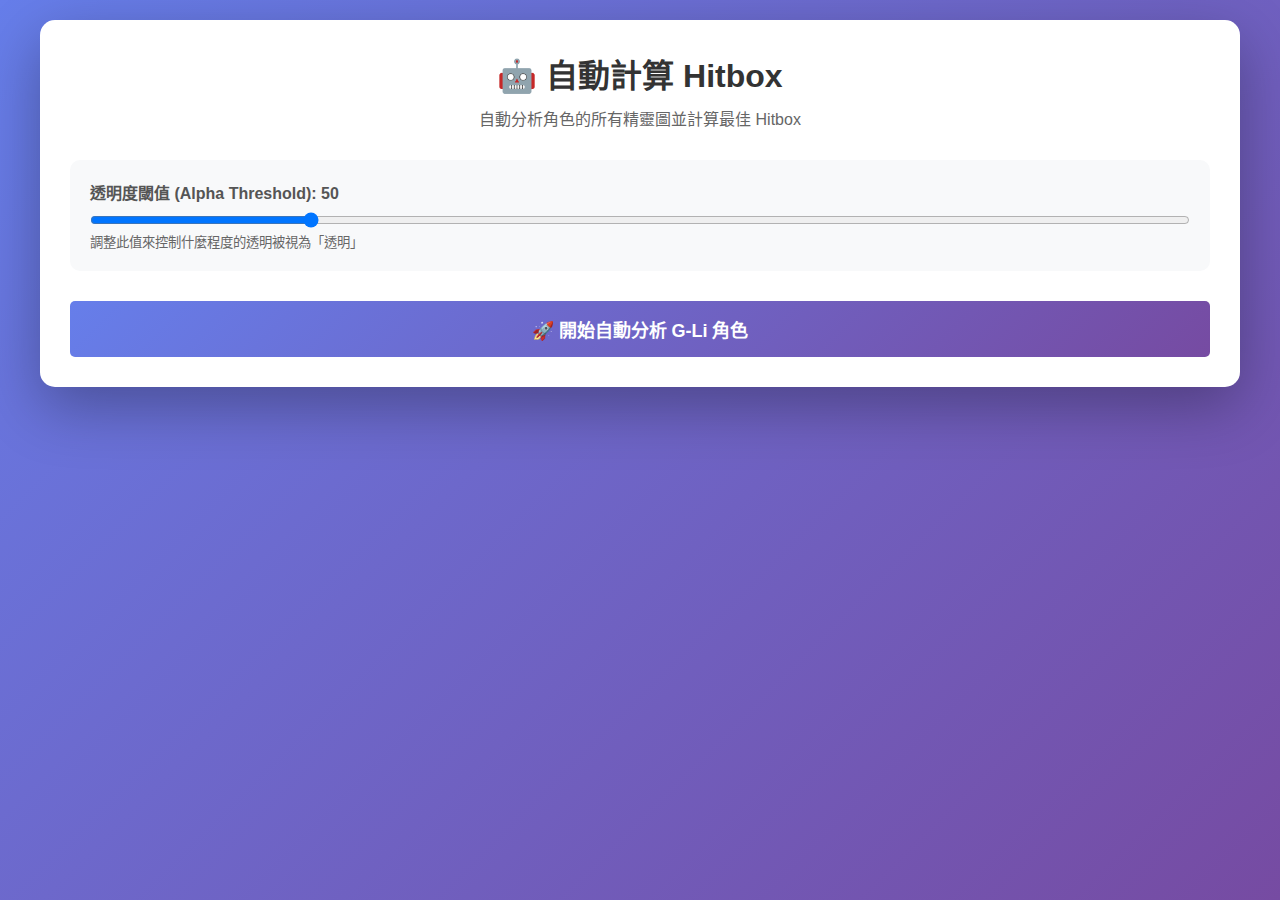
<file: auto-calculate-hitbox.html>
<!DOCTYPE html>
<html lang="zh-HK">
<head>
    <meta charset="UTF-8">
    <meta name="viewport" content="width=device-width, initial-scale=1.0">
    <title>自動計算 Hitbox</title>
    <style>
        * {
            margin: 0;
            padding: 0;
            box-sizing: border-box;
        }

        body {
            font-family: 'Segoe UI', Tahoma, Geneva, Verdana, sans-serif;
            background: linear-gradient(135deg, #667eea 0%, #764ba2 100%);
            min-height: 100vh;
            padding: 20px;
        }

        .container {
            max-width: 1200px;
            margin: 0 auto;
            background: white;
            border-radius: 15px;
            padding: 30px;
            box-shadow: 0 20px 60px rgba(0,0,0,0.3);
        }

        h1 {
            color: #333;
            margin-bottom: 10px;
            text-align: center;
        }

        .subtitle {
            text-align: center;
            color: #666;
            margin-bottom: 30px;
        }

        .control-group {
            background: #f8f9fa;
            padding: 20px;
            border-radius: 10px;
            margin-bottom: 20px;
        }

        label {
            display: block;
            margin-bottom: 8px;
            font-weight: 600;
            color: #555;
        }

        input[type="number"] {
            width: 100%;
            padding: 10px;
            border: 2px solid #ddd;
            border-radius: 5px;
            font-size: 14px;
        }

        button {
            background: linear-gradient(135deg, #667eea 0%, #764ba2 100%);
            color: white;
            border: none;
            padding: 15px 30px;
            border-radius: 5px;
            cursor: pointer;
            font-size: 18px;
            font-weight: 600;
            transition: transform 0.2s;
            width: 100%;
            margin-top: 10px;
        }

        button:hover {
            transform: translateY(-2px);
        }

        button:disabled {
            opacity: 0.6;
            cursor: not-allowed;
        }

        .results {
            background: #f8f9fa;
            padding: 20px;
            border-radius: 10px;
            margin-top: 20px;
        }

        .results h2 {
            color: #333;
            margin-bottom: 15px;
        }

        .code-output {
            background: #1e1e1e;
            color: #d4d4d4;
            padding: 20px;
            border-radius: 5px;
            font-family: 'Courier New', monospace;
            overflow-x: auto;
            white-space: pre;
            line-height: 1.6;
            margin-top: 10px;
        }

        .log {
            background: white;
            padding: 15px;
            border-radius: 5px;
            max-height: 300px;
            overflow-y: auto;
            margin-top: 10px;
            font-family: monospace;
            font-size: 13px;
            border: 1px solid #ddd;
        }

        .log-entry {
            padding: 5px 0;
            border-bottom: 1px solid #eee;
        }

        .log-entry:last-child {
            border-bottom: none;
        }

        .log-success {
            color: #28a745;
        }

        .log-error {
            color: #dc3545;
        }

        .log-info {
            color: #17a2b8;
        }

        .progress {
            margin-top: 10px;
        }

        .progress-bar {
            height: 30px;
            background: #e9ecef;
            border-radius: 5px;
            overflow: hidden;
            position: relative;
        }

        .progress-fill {
            height: 100%;
            background: linear-gradient(90deg, #667eea 0%, #764ba2 100%);
            transition: width 0.3s;
            display: flex;
            align-items: center;
            justify-content: center;
            color: white;
            font-weight: 600;
        }
    </style>
</head>
<body>
    <div class="container">
        <h1>🤖 自動計算 Hitbox</h1>
        <p class="subtitle">自動分析角色的所有精靈圖並計算最佳 Hitbox</p>

        <div class="control-group">
            <label for="alphaThreshold">透明度閾值 (Alpha Threshold): <span id="alphaValue">50</span></label>
            <input type="range" id="alphaThreshold" min="0" max="255" value="50" style="width: 100%;">
            <small style="color: #666;">調整此值來控制什麼程度的透明被視為「透明」</small>
        </div>

        <button id="analyzeBtn">🚀 開始自動分析 G-Li 角色</button>

        <div class="progress" id="progressContainer" style="display: none;">
            <div class="progress-bar">
                <div class="progress-fill" id="progressFill" style="width: 0%;">0%</div>
            </div>
        </div>

        <div class="results" id="resultsContainer" style="display: none;">
            <h2>📊 分析結果</h2>
            <div class="log" id="logContainer"></div>
            
            <h3 style="margin-top: 20px; margin-bottom: 10px;">📝 更新後的配置代碼</h3>
            <div class="code-output" id="codeOutput"></div>
            
            <button id="copyBtn" style="margin-top: 10px;">📋 複製配置代碼</button>
        </div>
    </div>

    <script type="module">
        import { HitboxDetector } from './js/utils/HitboxDetector.js';

        const alphaThreshold = document.getElementById('alphaThreshold');
        const alphaValue = document.getElementById('alphaValue');
        const analyzeBtn = document.getElementById('analyzeBtn');
        const progressContainer = document.getElementById('progressContainer');
        const progressFill = document.getElementById('progressFill');
        const resultsContainer = document.getElementById('resultsContainer');
        const logContainer = document.getElementById('logContainer');
        const codeOutput = document.getElementById('codeOutput');
        const copyBtn = document.getElementById('copyBtn');

        alphaThreshold.addEventListener('input', (e) => {
            alphaValue.textContent = e.target.value;
        });

        function addLog(message, type = 'info') {
            const entry = document.createElement('div');
            entry.className = `log-entry log-${type}`;
            entry.textContent = `[${new Date().toLocaleTimeString()}] ${message}`;
            logContainer.appendChild(entry);
            logContainer.scrollTop = logContainer.scrollHeight;
        }

        function updateProgress(current, total) {
            const percent = Math.round((current / total) * 100);
            progressFill.style.width = percent + '%';
            progressFill.textContent = percent + '%';
        }

        analyzeBtn.addEventListener('click', async () => {
            analyzeBtn.disabled = true;
            analyzeBtn.textContent = '⏳ 分析中...';
            progressContainer.style.display = 'block';
            resultsContainer.style.display = 'block';
            logContainer.innerHTML = '';

            try {
                const threshold = parseInt(alphaThreshold.value);
                
                // G-Li 角色配置
                const characterConfig = {
                    name: 'G-Li',
                    scale: 0.4,
                    sprites: {
                        idle: { imageSrc: './sprite/p1/idle.png', framesMax: 4 },
                        run: { imageSrc: './sprite/p1/run.png', framesMax: 4 },
                        jump: { imageSrc: './sprite/p1/jump.png', framesMax: 4 },
                        fall: { imageSrc: './sprite/p1/fall.png', framesMax: 4 },
                        attack1: { imageSrc: './sprite/p1/attack.png', framesMax: 4 },
                        takeHit: { imageSrc: './sprite/p1/takehit.png', framesMax: 4 },
                        death: { imageSrc: './sprite/p1/death.png', framesMax: 4 },
                        block: { imageSrc: './sprite/p1/defend.png', framesMax: 4 }
                    }
                };

                addLog('開始分析 G-Li 角色...', 'info');
                
                const sprites = Object.keys(characterConfig.sprites);
                const results = {};
                
                for (let i = 0; i < sprites.length; i++) {
                    const spriteName = sprites[i];
                    const spriteConfig = characterConfig.sprites[spriteName];
                    
                    addLog(`正在分析 ${spriteName} (${spriteConfig.framesMax} 幀)...`, 'info');
                    updateProgress(i, sprites.length);
                    
                    try {
                        const hitbox = await HitboxDetector.detectFromUrl(
                            spriteConfig.imageSrc, 
                            spriteConfig.framesMax, 
                            threshold
                        );
                        
                        // 應用縮放
                        const scaled = {
                            offset: {
                                x: Math.round(hitbox.offset.x * characterConfig.scale),
                                y: Math.round(hitbox.offset.y * characterConfig.scale)
                            },
                            width: Math.round(hitbox.width * characterConfig.scale),
                            height: Math.round(hitbox.height * characterConfig.scale),
                            original: hitbox
                        };
                        
                        results[spriteName] = scaled;
                        addLog(`✓ ${spriteName}: offset(${scaled.offset.x}, ${scaled.offset.y}), size(${scaled.width}x${scaled.height})`, 'success');
                    } catch (error) {
                        addLog(`✗ ${spriteName} 分析失敗: ${error.message}`, 'error');
                        results[spriteName] = null;
                    }
                }
                
                updateProgress(sprites.length, sprites.length);
                
                // 計算平均 hitbox（用於基本動作）
                const validResults = [results.idle, results.run].filter(r => r !== null);
                let avgHitbox = null;
                
                if (validResults.length > 0) {
                    avgHitbox = {
                        offset: { x: 0, y: 0 },
                        width: 0,
                        height: 0
                    };
                    
                    validResults.forEach(r => {
                        avgHitbox.offset.x += r.offset.x;
                        avgHitbox.offset.y += r.offset.y;
                        avgHitbox.width += r.width;
                        avgHitbox.height += r.height;
                    });
                    
                    avgHitbox.offset.x = Math.round(avgHitbox.offset.x / validResults.length);
                    avgHitbox.offset.y = Math.round(avgHitbox.offset.y / validResults.length);
                    avgHitbox.width = Math.round(avgHitbox.width / validResults.length);
                    avgHitbox.height = Math.round(avgHitbox.height / validResults.length);
                    
                    addLog(`\n📊 建議使用的 Hitbox (idle/run 平均值):`, 'info');
                    addLog(`   offset: { x: ${avgHitbox.offset.x}, y: ${avgHitbox.offset.y} }`, 'info');
                    addLog(`   width: ${avgHitbox.width}, height: ${avgHitbox.height}`, 'info');
                }
                
                // 生成配置代碼
                const code = generateConfigCode(avgHitbox, results);
                codeOutput.textContent = code;
                
                addLog('\n✅ 分析完成！請複製配置代碼並更新 gli.js', 'success');
                
                analyzeBtn.textContent = '✅ 分析完成';
            } catch (error) {
                addLog(`❌ 發生錯誤: ${error.message}`, 'error');
                analyzeBtn.textContent = '❌ 分析失敗';
                console.error(error);
            } finally {
                setTimeout(() => {
                    analyzeBtn.disabled = false;
                    analyzeBtn.textContent = '🚀 開始自動分析 G-Li 角色';
                }, 2000);
            }
        });

        function generateConfigCode(avgHitbox, results) {
            if (!avgHitbox) return '// 分析失敗，無法生成配置';
            
            return `// G-Li - Auto-generated hitbox configuration
export default {
    name: 'G-Li',
    iconSrc: './sprite/p1/icon.jpg',
    scale: 0.4,
    offset: { x: 0, y: 0 },
    jumpVelocity: -12,
    moveSpeed: 4,
    attackDamage: 7,
    blockReduction: 0.9,
    
    // 默認 Hitbox (基於 idle/run 平均值，用於沒有特定hitbox的動作)
    hitbox: {
        offset: { x: ${avgHitbox.offset.x}, y: ${avgHitbox.offset.y} },
        width: ${avgHitbox.width},
        height: ${avgHitbox.height}
    },
    
    // Attack box (保持原有設定或手動調整)
    attackBox: {
        offset: { x: 0, y: 50 },
        width: 120,
        height: 80
    },
    
    sprites: {
        idle: {
            imageSrc: './sprite/p1/idle.png',
            framesMax: 4,
            framesHold: 20,
            hitbox: { offset: { x: ${results.idle.offset.x}, y: ${results.idle.offset.y} }, width: ${results.idle.width}, height: ${results.idle.height} }
        },
        run: {
            imageSrc: './sprite/p1/run.png',
            framesMax: 4,
            framesHold: 20,
            hitbox: { offset: { x: ${results.run.offset.x}, y: ${results.run.offset.y} }, width: ${results.run.width}, height: ${results.run.height} }
        },
        jump: {
            imageSrc: './sprite/p1/jump.png',
            framesMax: 4,
            framesHold: 30,
            loop: false,
            hitbox: { offset: { x: ${results.jump.offset.x}, y: ${results.jump.offset.y} }, width: ${results.jump.width}, height: ${results.jump.height} }
        },
        fall: {
            imageSrc: './sprite/p1/fall.png',
            framesMax: 4,
            framesHold: 30,
            loop: false,
            hitbox: { offset: { x: ${results.fall.offset.x}, y: ${results.fall.offset.y} }, width: ${results.fall.width}, height: ${results.fall.height} }
        },
        attack1: {
            imageSrc: './sprite/p1/attack.png',
            framesMax: 4,
            framesHold: 8,
            attackFrame: 2,
            loop: false,
            hitbox: { offset: { x: ${results.attack1.offset.x}, y: ${results.attack1.offset.y} }, width: ${results.attack1.width}, height: ${results.attack1.height} }
        },
        takeHit: {
            imageSrc: './sprite/p1/takehit.png',
            framesMax: 4,
            framesHold: 17,
            hitbox: { offset: { x: ${results.takeHit.offset.x}, y: ${results.takeHit.offset.y} }, width: ${results.takeHit.width}, height: ${results.takeHit.height} }
        },
        death: {
            imageSrc: './sprite/p1/death.png',
            framesMax: 4,
            framesHold: 8,
            loop: false,
            hitbox: { offset: { x: ${results.death.offset.x}, y: ${results.death.offset.y} }, width: ${results.death.width}, height: ${results.death.height} }
        },
        block: {
            imageSrc: './sprite/p1/defend.png',
            framesMax: 4,
            framesHold: 10,
            hitbox: { offset: { x: ${results.block.offset.x}, y: ${results.block.offset.y} }, width: ${results.block.width}, height: ${results.block.height} }
        }
    }
};

/*
每個動作的 Hitbox 說明：
${Object.entries(results).map(([name, data]) => {
    if (!data) return `${name}: 分析失敗`;
    return `${name}: offset(${data.offset.x}, ${data.offset.y}), size(${data.width}x${data.height})`;
}).join('\n')}
*/`;
        }

        copyBtn.addEventListener('click', () => {
            navigator.clipboard.writeText(codeOutput.textContent).then(() => {
                const originalText = copyBtn.textContent;
                copyBtn.textContent = '✅ 已複製！';
                setTimeout(() => {
                    copyBtn.textContent = originalText;
                }, 2000);
            });
        });
    </script>
</body>
</html>
</file>
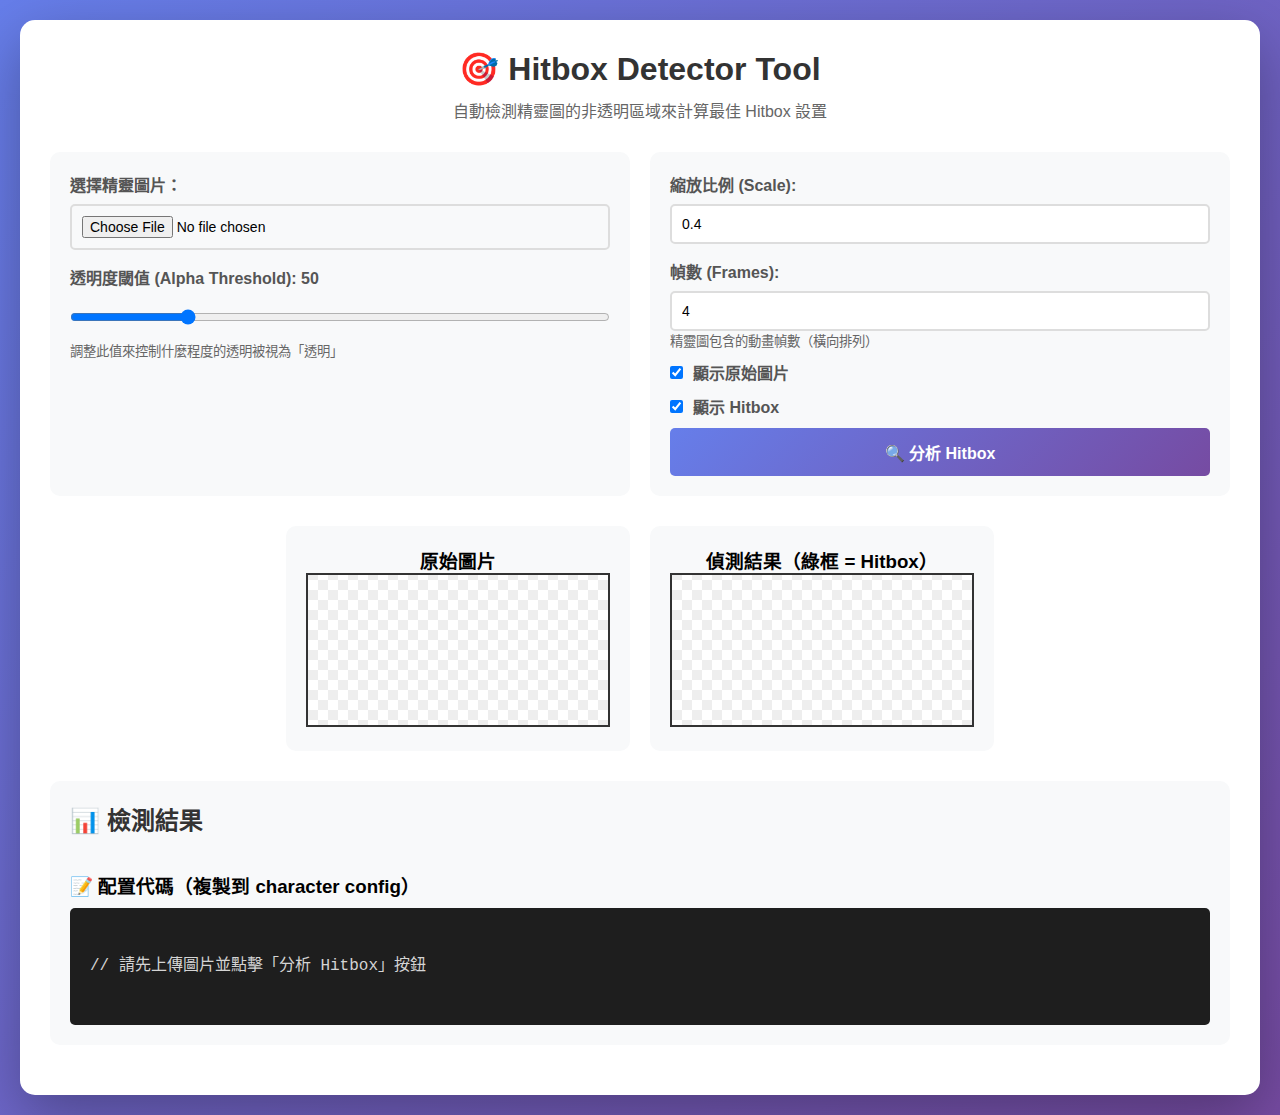
<file: hitbox-detector.html>
<!DOCTYPE html>
<html lang="zh-HK">
<head>
    <meta charset="UTF-8">
    <meta name="viewport" content="width=device-width, initial-scale=1.0">
    <title>Hitbox Detector Tool</title>
    <style>
        * {
            margin: 0;
            padding: 0;
            box-sizing: border-box;
        }

        body {
            font-family: 'Segoe UI', Tahoma, Geneva, Verdana, sans-serif;
            background: linear-gradient(135deg, #667eea 0%, #764ba2 100%);
            min-height: 100vh;
            padding: 20px;
        }

        .container {
            max-width: 1400px;
            margin: 0 auto;
            background: white;
            border-radius: 15px;
            padding: 30px;
            box-shadow: 0 20px 60px rgba(0,0,0,0.3);
        }

        h1 {
            color: #333;
            margin-bottom: 10px;
            text-align: center;
        }

        .subtitle {
            text-align: center;
            color: #666;
            margin-bottom: 30px;
        }

        .controls {
            display: grid;
            grid-template-columns: 1fr 1fr;
            gap: 20px;
            margin-bottom: 30px;
        }

        .control-group {
            background: #f8f9fa;
            padding: 20px;
            border-radius: 10px;
        }

        label {
            display: block;
            margin-bottom: 8px;
            font-weight: 600;
            color: #555;
        }

        input[type="file"],
        input[type="range"],
        input[type="number"],
        select {
            width: 100%;
            padding: 10px;
            border: 2px solid #ddd;
            border-radius: 5px;
            font-size: 14px;
        }

        input[type="range"] {
            cursor: pointer;
        }

        button {
            background: linear-gradient(135deg, #667eea 0%, #764ba2 100%);
            color: white;
            border: none;
            padding: 12px 24px;
            border-radius: 5px;
            cursor: pointer;
            font-size: 16px;
            font-weight: 600;
            transition: transform 0.2s;
            width: 100%;
            margin-top: 10px;
        }

        button:hover {
            transform: translateY(-2px);
        }

        button:active {
            transform: translateY(0);
        }

        .canvas-container {
            display: flex;
            gap: 20px;
            margin-bottom: 30px;
            justify-content: center;
            flex-wrap: wrap;
        }

        .canvas-wrapper {
            background: #f8f9fa;
            padding: 20px;
            border-radius: 10px;
            text-align: center;
        }

        canvas {
            border: 2px solid #333;
            background: repeating-conic-gradient(#eee 0% 25%, white 0% 50%) 50% / 20px 20px;
            image-rendering: pixelated;
        }

        .results {
            background: #f8f9fa;
            padding: 20px;
            border-radius: 10px;
            margin-bottom: 20px;
        }

        .results h2 {
            color: #333;
            margin-bottom: 15px;
        }

        .code-output {
            background: #1e1e1e;
            color: #d4d4d4;
            padding: 20px;
            border-radius: 5px;
            font-family: 'Courier New', monospace;
            overflow-x: auto;
            white-space: pre;
            line-height: 1.6;
        }

        .stats {
            display: grid;
            grid-template-columns: repeat(auto-fit, minmax(200px, 1fr));
            gap: 15px;
            margin-bottom: 20px;
        }

        .stat-card {
            background: white;
            padding: 15px;
            border-radius: 8px;
            border-left: 4px solid #667eea;
        }

        .stat-label {
            font-size: 12px;
            color: #666;
            text-transform: uppercase;
            margin-bottom: 5px;
        }

        .stat-value {
            font-size: 24px;
            font-weight: 700;
            color: #333;
        }

        .checkbox-group {
            display: flex;
            align-items: center;
            gap: 10px;
            margin-top: 10px;
        }

        .checkbox-group input[type="checkbox"] {
            width: auto;
            cursor: pointer;
        }
    </style>
</head>
<body>
    <div class="container">
        <h1>🎯 Hitbox Detector Tool</h1>
        <p class="subtitle">自動檢測精靈圖的非透明區域來計算最佳 Hitbox 設置</p>

        <div class="controls">
            <div class="control-group">
                <label for="imageInput">選擇精靈圖片：</label>
                <input type="file" id="imageInput" accept="image/*">
                
                <label for="alphaThreshold" style="margin-top: 15px;">透明度閾值 (Alpha Threshold): <span id="alphaValue">50</span></label>
                <input type="range" id="alphaThreshold" min="0" max="255" value="50">
                <small style="color: #666;">調整此值來控制什麼程度的透明被視為「透明」</small>
            </div>

            <div class="control-group">
                <label for="scaleInput">縮放比例 (Scale):</label>
                <input type="number" id="scaleInput" min="0.1" max="5" step="0.1" value="0.4">
                
                <label for="framesInput" style="margin-top: 15px;">幀數 (Frames):</label>
                <input type="number" id="framesInput" min="1" max="20" step="1" value="4">
                <small style="color: #666;">精靈圖包含的動畫幀數（橫向排列）</small>
                
                <div class="checkbox-group">
                    <input type="checkbox" id="showOriginal" checked>
                    <label for="showOriginal" style="margin: 0;">顯示原始圖片</label>
                </div>
                
                <div class="checkbox-group">
                    <input type="checkbox" id="showHitbox" checked>
                    <label for="showHitbox" style="margin: 0;">顯示 Hitbox</label>
                </div>

                <button id="analyzeBtn">🔍 分析 Hitbox</button>
            </div>
        </div>

        <div class="canvas-container">
            <div class="canvas-wrapper">
                <h3>原始圖片</h3>
                <canvas id="originalCanvas"></canvas>
            </div>
            <div class="canvas-wrapper">
                <h3>偵測結果（綠框 = Hitbox）</h3>
                <canvas id="resultCanvas"></canvas>
            </div>
        </div>

        <div class="results">
            <h2>📊 檢測結果</h2>
            <div class="stats" id="statsContainer">
                <!-- Stats will be inserted here -->
            </div>
            
            <h3 style="margin-top: 20px; margin-bottom: 10px;">📝 配置代碼（複製到 character config）</h3>
            <div class="code-output" id="codeOutput">
// 請先上傳圖片並點擊「分析 Hitbox」按鈕
            </div>
        </div>
    </div>

    <script type="module">
        import { HitboxDetector } from './js/utils/HitboxDetector.js';

        const imageInput = document.getElementById('imageInput');
        const alphaThreshold = document.getElementById('alphaThreshold');
        const alphaValue = document.getElementById('alphaValue');
        const scaleInput = document.getElementById('scaleInput');
        const framesInput = document.getElementById('framesInput');
        const showOriginal = document.getElementById('showOriginal');
        const showHitbox = document.getElementById('showHitbox');
        const analyzeBtn = document.getElementById('analyzeBtn');
        const originalCanvas = document.getElementById('originalCanvas');
        const resultCanvas = document.getElementById('resultCanvas');
        const statsContainer = document.getElementById('statsContainer');
        const codeOutput = document.getElementById('codeOutput');

        let currentImage = null;
        let currentHitbox = null;

        alphaThreshold.addEventListener('input', (e) => {
            alphaValue.textContent = e.target.value;
        });

        imageInput.addEventListener('change', (e) => {
            const file = e.target.files[0];
            if (file) {
                const reader = new FileReader();
                reader.onload = (event) => {
                    currentImage = new Image();
                    currentImage.onload = () => {
                        drawOriginal();
                        analyzeBtn.disabled = false;
                    };
                    currentImage.src = event.target.result;
                };
                reader.readAsDataURL(file);
            }
        });

        showOriginal.addEventListener('change', drawResult);
        showHitbox.addEventListener('change', drawResult);
        scaleInput.addEventListener('input', drawResult);
        framesInput.addEventListener('input', drawResult);

        analyzeBtn.addEventListener('click', async () => {
            if (!currentImage) return;

            analyzeBtn.disabled = true;
            analyzeBtn.textContent = '⏳ 分析中...';

            try {
                const threshold = parseInt(alphaThreshold.value);
                const frames = parseInt(framesInput.value);
                currentHitbox = await HitboxDetector.detectFromUrl(
                    currentImage.src, 
                    frames, 
                    threshold
                );
                
                displayResults();
                drawResult();
                
                analyzeBtn.textContent = '✅ 分析完成';
                setTimeout(() => {
                    analyzeBtn.textContent = '🔍 分析 Hitbox';
                    analyzeBtn.disabled = false;
                }, 2000);
            } catch (error) {
                console.error('Analysis error:', error);
                analyzeBtn.textContent = '❌ 分析失敗';
                analyzeBtn.disabled = false;
            }
        });

        function drawOriginal() {
            if (!currentImage) return;

            originalCanvas.width = currentImage.width;
            originalCanvas.height = currentImage.height;
            
            const ctx = originalCanvas.getContext('2d');
            ctx.clearRect(0, 0, originalCanvas.width, originalCanvas.height);
            ctx.drawImage(currentImage, 0, 0);
        }

        function drawResult() {
            if (!currentImage || !currentHitbox) return;

            const scale = parseFloat(scaleInput.value);
            resultCanvas.width = currentImage.width;
            resultCanvas.height = currentImage.height;
            
            const ctx = resultCanvas.getContext('2d');
            ctx.clearRect(0, 0, resultCanvas.width, resultCanvas.height);
            
            // Draw original image if checkbox is checked
            if (showOriginal.checked) {
                ctx.globalAlpha = 0.5;
                ctx.drawImage(currentImage, 0, 0);
                ctx.globalAlpha = 1.0;
            }
            
            // Draw hitbox if checkbox is checked
            if (showHitbox.checked) {
                ctx.strokeStyle = 'lime';
                ctx.lineWidth = 3;
                ctx.strokeRect(
                    currentHitbox.offset.x,
                    currentHitbox.offset.y,
                    currentHitbox.width,
                    currentHitbox.height
                );
                
                // Draw scaled hitbox in red
                ctx.strokeStyle = 'red';
                ctx.lineWidth = 2;
                ctx.setLineDash([5, 5]);
                ctx.strokeRect(
                    currentHitbox.offset.x * scale,
                    currentHitbox.offset.y * scale,
                    currentHitbox.width * scale,
                    currentHitbox.height * scale
                );
                ctx.setLineDash([]);
                
                // Add labels
                ctx.fillStyle = 'lime';
                ctx.font = 'bold 16px Arial';
                ctx.fillText('原始 Hitbox', currentHitbox.offset.x + 5, currentHitbox.offset.y - 5);
                
                ctx.fillStyle = 'red';
                ctx.fillText(`縮放後 (${scale}x)`, currentHitbox.offset.x * scale + 5, currentHitbox.offset.y * scale - 5);
            }
        }

        function displayResults() {
            if (!currentHitbox) return;

            const scale = parseFloat(scaleInput.value);
            const scaled = {
                offset: {
                    x: Math.round(currentHitbox.offset.x * scale),
                    y: Math.round(currentHitbox.offset.y * scale)
                },
                width: Math.round(currentHitbox.width * scale),
                height: Math.round(currentHitbox.height * scale)
            };

            // Display stats
            statsContainer.innerHTML = `
                <div class="stat-card">
                    <div class="stat-label">Offset X</div>
                    <div class="stat-value">${scaled.offset.x}px</div>
                </div>
                <div class="stat-card">
                    <div class="stat-label">Offset Y</div>
                    <div class="stat-value">${scaled.offset.y}px</div>
                </div>
                <div class="stat-card">
                    <div class="stat-label">Width</div>
                    <div class="stat-value">${scaled.width}px</div>
                </div>
                <div class="stat-card">
                    <div class="stat-label">Height</div>
                    <div class="stat-value">${scaled.height}px</div>
                </div>
            `;

            // Generate code
            codeOutput.textContent = `// Hitbox configuration (scale: ${scale})
hitbox: {
    offset: { x: ${scaled.offset.x}, y: ${scaled.offset.y} },
    width: ${scaled.width},
    height: ${scaled.height}
},

// 原始圖片尺寸: ${currentHitbox.imageSize.width}x${currentHitbox.imageSize.height}
// 原始 Hitbox: offset(${currentHitbox.offset.x}, ${currentHitbox.offset.y}), size(${currentHitbox.width}x${currentHitbox.height})
// 縮放後 Hitbox: offset(${scaled.offset.x}, ${scaled.offset.y}), size(${scaled.width}x${scaled.height})`;
        }
    </script>
</body>
</html>
</file>
